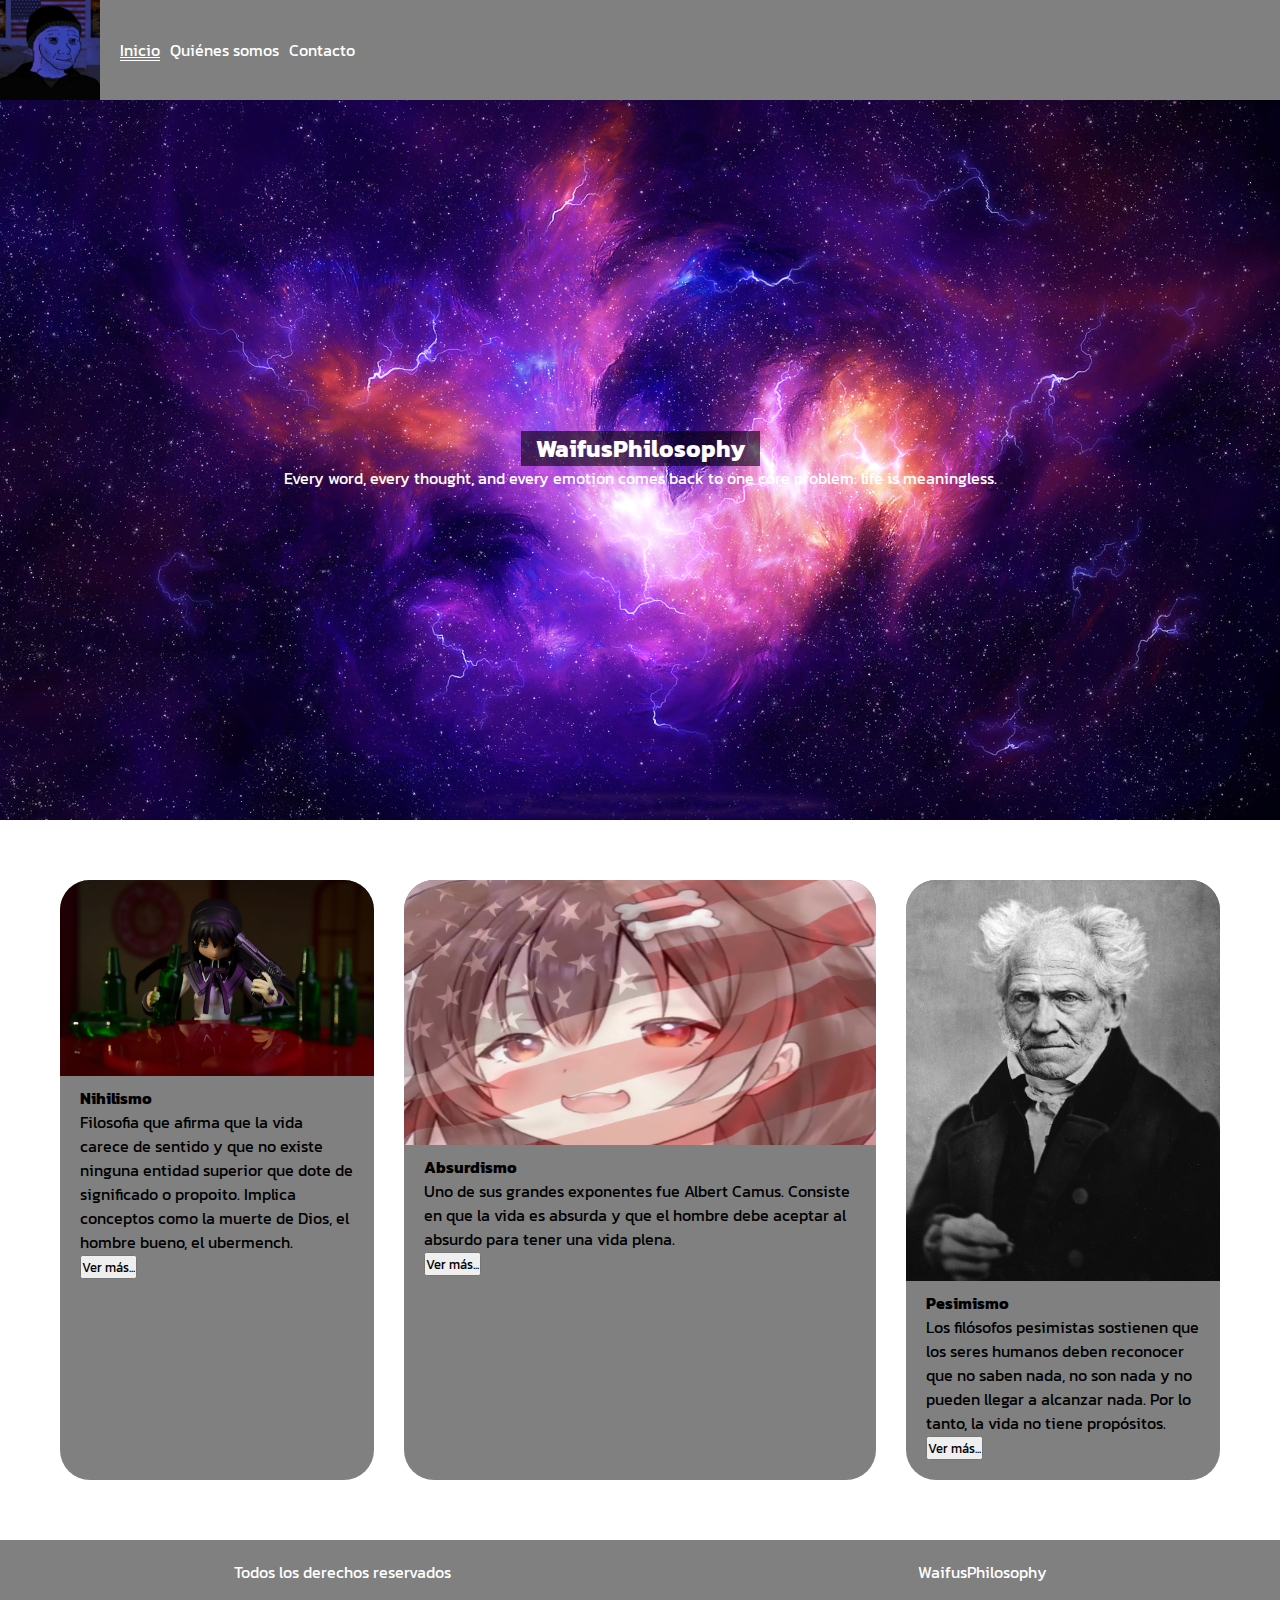
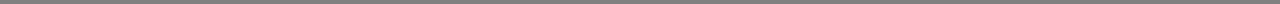
<file: Clase 10/index.html>
<!DOCTYPE html>
<html lang="en">
<head>
    <meta charset="UTF-8">
    <meta http-equiv="X-UA-Compatible" content="IE=edge">
    <meta name="viewport" content="width=device-width, initial-scale=1.0">
    <title>WaifusPhilosophy</title>
    <link rel="stylesheet" href="./styles/style.css">
</head>
<body>

    <header>
        <img class="logo" src="./img/artworks-CWpBCkvnLeHy0BxX-m39wBw-t500x500.jpg" alt="Logo">
        <nav class="navbar">
            <ul class="menu">
                <li class="menu__item active">
                    <a href="./index.html">Inicio</a>
                </li>
                <li class="menu__item">
                    <a href="./pages/quienes-somos.html">Quiénes somos</a>
                </li>
                <li class="menu__item">
                    <a href="./pages/contacto.html">Contacto</a>
                </li>
            </ul>
        </nav>
    </header>
    <main>
        <section class="imagenP">
            <h2>WaifusPhilosophy</h2>
            <p>Every word, every thought, and every emotion comes back to one core problem: life is meaningless.</p>
        </section>
        <section class="tarjetitas">

            <div class="tarjetita tarjetitauno">
                <img src="./img/./320551787_8309369489133300_2323165519495150502_n.jpg" alt="Homu" class="Nihilism">
                <div class="informacion">
                    <h4 class="tarjetita__titulo">Nihilismo</h4>
                    <p class="tarjetita__texto">Filosofia que afirma que la vida carece de sentido y que no existe ninguna entidad superior que dote de significado o propoito. Implica conceptos como la muerte de Dios, el hombre bueno, el ubermench.</p>
                    <button class="tarjetita__boton">Ver más...</button>
                </div>
            </div>
            <div class="tarjetita tarjetitados">
                <img src="./img/./maxresdefault.jpg" alt="Camus" class="Camus">
                <div class="informacion">
                    <h4 class="tarjetita__titulo">Absurdismo</h4>
                    <p class="tarjetita__texto">Uno de sus grandes exponentes fue Albert Camus. Consiste en que la vida es absurda y que el hombre debe aceptar al absurdo para tener una vida plena.</p>
                    <button class="tarjetita__boton">Ver más...</button>
                </div>
            </div>
            <div class="tarjetita tarjetitatres">
                <img src="./img/./Arthur_Schopenhauer_by_J_Schäfer,_1859b.jpg" alt="Pesimismo" class="Pesimismo">
                <div class="informacion">
                    <h4 class="tarjetita__titulo">Pesimismo</h4>
                    <p class="tarjetita__texto">Los filósofos pesimistas sostienen que los seres humanos deben reconocer que no saben nada, no son nada y no pueden llegar a alcanzar nada. Por lo tanto, la vida no tiene propósitos.</p>
                    <button class="tarjetita__boton">Ver más...</button>
                </div>
            </div>

        </section>
    </main>
    <footer class="pie">
        <p>Todos los derechos reservados</p>
        <p>WaifusPhilosophy</p>
    </footer>

</body>
</html>
</file>
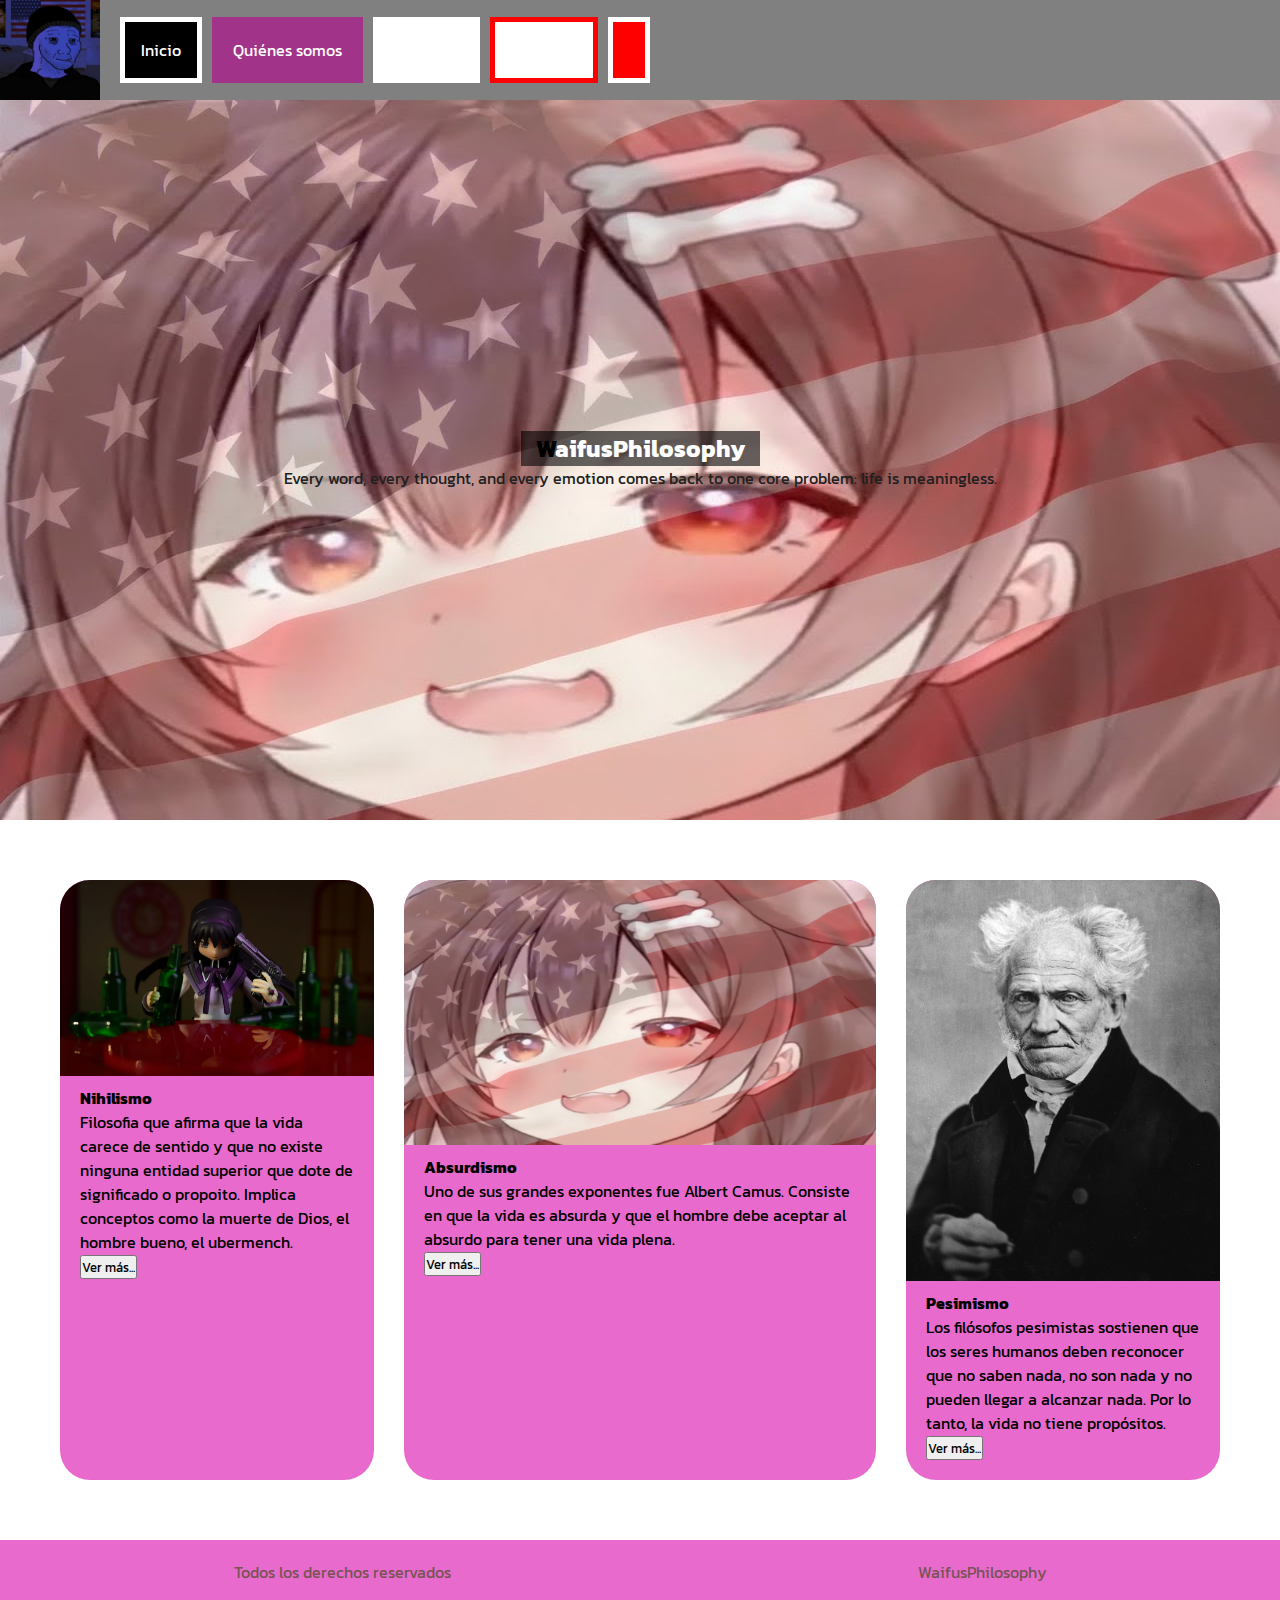
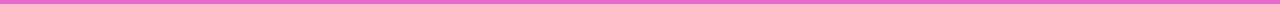
<file: Clase 12/index.html>
<!DOCTYPE html>
<html lang="en">
<head>
    <meta charset="UTF-8">
    <meta http-equiv="X-UA-Compatible" content="IE=edge">
    <meta name="viewport" content="width=device-width, initial-scale=1.0">
    <title>WaifusPhilosophy</title>
    <link rel="stylesheet" href="./styles/style.css">
</head>
<body>

    <header>
        <img class="logo" src="./img/artworks-CWpBCkvnLeHy0BxX-m39wBw-t500x500.jpg" alt="Logo">
        <nav class="navbar">
            <ul class="menu">
                <li class="menu__item">
                    <a class="menu__link" href="./index.html">Inicio</a>
                </li>
                <li class="menu__item">
                    <a class="menu__link" href="./pages/quienes-somos.html">Quiénes somos</a>
                </li>
                <li class="menu__item">
                    <a class="menu__link" href="./pages/servicios.html">Servicios</a>
                </li>
                <li class="menu__item">
                    <a href="./pages/contacto.html">Contacto</a>
                </li>
                <li class="menu__item">
                    <a class="menu__link" href="./pages/vacio.html"></a>
                </li>
            </ul>
        </nav>
    </header>
    <main>
        <section class="imagenPrincipal">
            <h2>WaifusPhilosophy</h2>
            <p>Every word, every thought, and every emotion comes back to one core problem: life is meaningless.</p>
        </section>
        <section class="tarjetitas">

            <div class="tarjetita tarjetitauno">
                <img src="./img/./320551787_8309369489133300_2323165519495150502_n.jpg" alt="Homu" class="Nihilism">
                <div class="informacion">
                    <h4 class="tarjetita__titulo">Nihilismo</h4>
                    <p class="tarjetita__texto">Filosofia que afirma que la vida carece de sentido y que no existe ninguna entidad superior que dote de significado o propoito. Implica conceptos como la muerte de Dios, el hombre bueno, el ubermench.</p>
                    <button class="tarjetita__boton">Ver más...</button>
                </div>
            </div>
            <div class="tarjetita tarjetitados">
                <img src="./img/./maxresdefault.jpg" alt="Camus" class="Camus">
                <div class="informacion">
                    <h4 class="tarjetita__titulo">Absurdismo</h4>
                    <p class="tarjetita__texto">Uno de sus grandes exponentes fue Albert Camus. Consiste en que la vida es absurda y que el hombre debe aceptar al absurdo para tener una vida plena.</p>
                    <button class="tarjetita__boton">Ver más...</button>
                </div>
            </div>
            <div class="tarjetita tarjetitatres">
                <img src="./img/./Arthur_Schopenhauer_by_J_Schäfer,_1859b.jpg" alt="Pesimismo" class="Pesimismo">
                <div class="informacion">
                    <h4 class="tarjetita__titulo">Pesimismo</h4>
                    <p class="tarjetita__texto">Los filósofos pesimistas sostienen que los seres humanos deben reconocer que no saben nada, no son nada y no pueden llegar a alcanzar nada. Por lo tanto, la vida no tiene propósitos.</p>
                    <button class="tarjetita__boton">Ver más...</button>
                </div>
            </div>

        </section>
    </main>
    <footer class="pie">
        <p>Todos los derechos reservados</p>
        <p>WaifusPhilosophy</p>
    </footer>

</body>
</html>
</file>
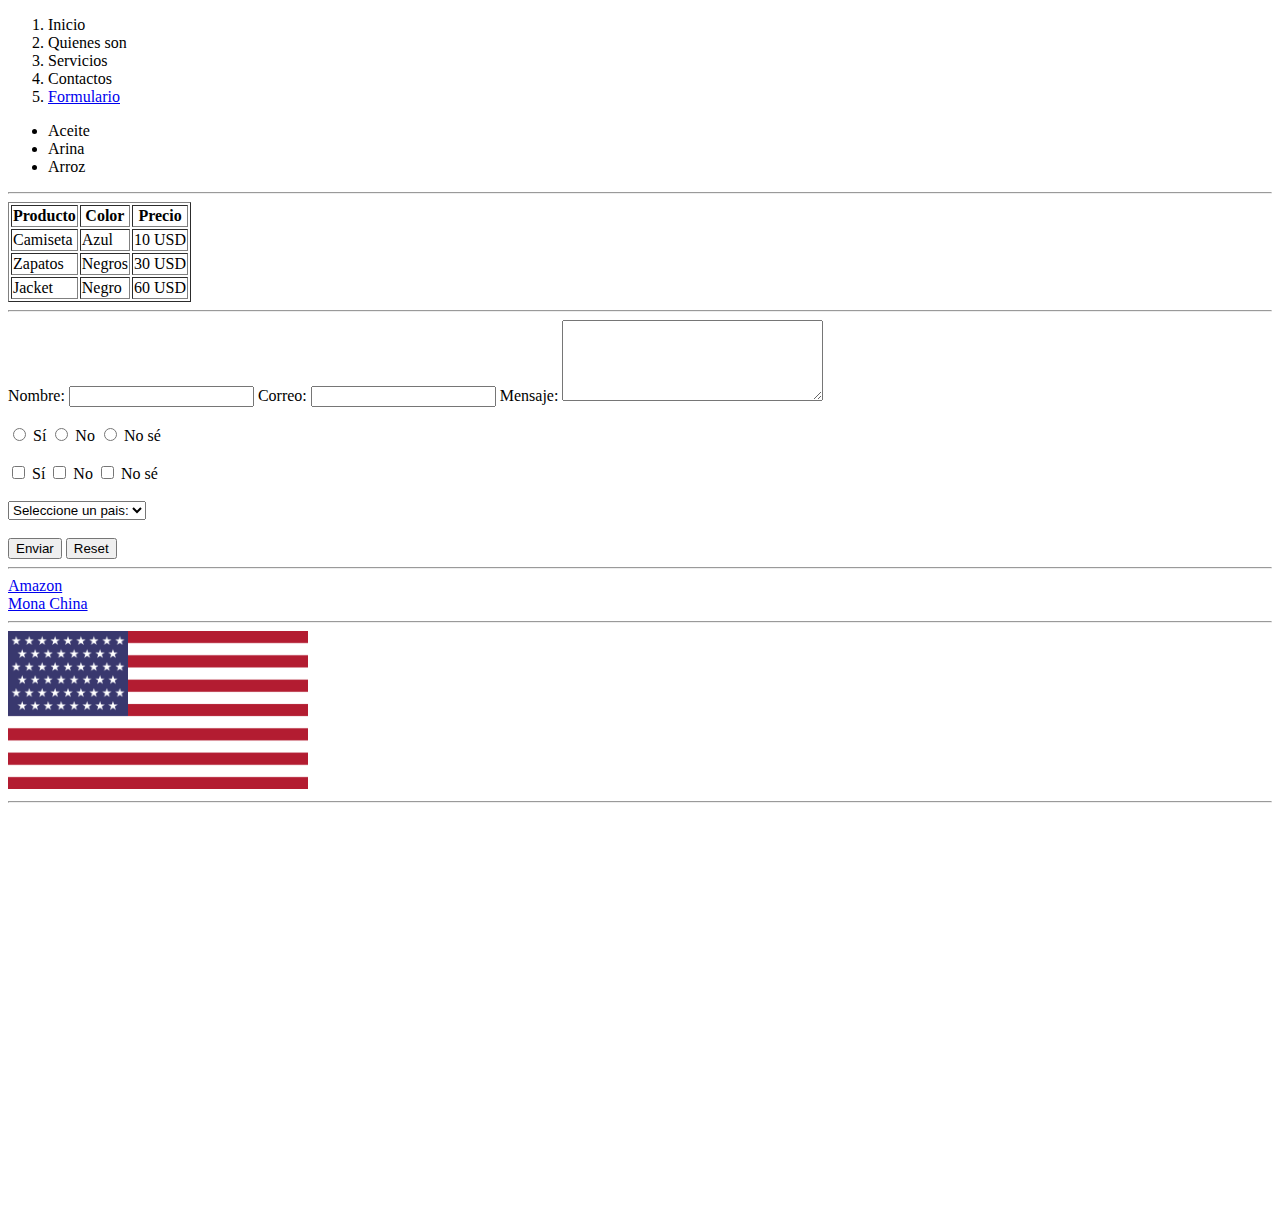
<file: Clase 2/index.html>
<!DOCTYPE html>
<html lang="en">
<head>
    <meta charset="UTF-8">
    <meta http-equiv="X-UA-Compatible" content="IE=edge">
    <meta name="viewport" content="width=device-width, initial-scale=1.0">
    <title>Clase 2: Primeros pasos con HTML</title>
    <link rel="shortcut icon" href="./imagenes/logo.png" type="image/x-icon">
</head>
<body>

    <ol>
        <li>Inicio</li>
        <li>Quienes son</li>
        <li>Servicios</li>
        <li>Contactos</li>
        <li>
            <a href="#formulario">Formulario</a>
        </li>
    </ol>
    <ul>
        <li>Aceite</li>
        <li>Arina</li>
        <li>Arroz</li>
    </ul>

    <hr>

    <table border="1">
        <tr>
            <th>Producto</th>
            <th>Color</th>
            <th>Precio</th>
        </tr>
        <tr>
            <td>Camiseta</td>
            <td>Azul</td>
            <td>10 USD</td>
        </tr>
        <tr>
            <td>Zapatos</td>
            <td>Negros</td>
            <td>30 USD</td>
        </tr>
        <tr>
            <td>Jacket</td>
            <td>Negro</td>
            <td>60 USD</td>
        </tr>
    </table>

    <hr>

    <form id="formulario">
        <label for="nombre">
            Nombre:
            <input type="text" id="nombre" required="required">
        </label>
        <label for="email">
            Correo:
            <input type="email" id="email" required>
        </label>
        <label for="mensaje">
            Mensaje:
            <textarea name="" id="mensaje" cols="30" rows="5" required></textarea>
        </label>

        <br>
        <br>

        <label for="si">
            <input type="radio" name="sino" id="si"> Sí
        </label>
        <label for="no">
            <input type="radio" name="sino" id="no"> No
        </label>
        <label for="nose">
            <input type="radio" name="sino" id="nose"> No sé
        </label>

        <br>
        <br>

        <label for="sicheck">
            <input type="checkbox" name="sinocheck" id="sicheck"> Sí
        </label>
        <label for="nocheck">
            <input type="checkbox" name="sinocheck" id="nocheck"> No
        </label>
        <label for="nosecheck">
            <input type="checkbox" name="sinocheck" id="nosecheck"> No sé
        </label>

        <br>
        <br>

        <select name="" id="">
            <option disabled="disabled" selected="selected">Seleccione un pais: </option>
            <option>America</option>
            <option>Suecia</option>
            <option>Canada</option>
            <option>Spain</option>
            <option>Noruega</option>
        </select>

        <br>
        <br>

        <button type="submit">Enviar</button>
        <button type="reset">Reset</button>
    </form>

    <hr>

    <a href="https://www.amazon.com/" target="_blank">
        Amazon
    </a>
    <br>
    <a href="./MonaChina.html">
        Mona China
    </a>

    <hr>

    <img src="./imagenes/US_flag_51_stars.svg.png" alt="USA" title="USA" width="300px">

    <hr>

    <iframe width="500" height="400" src="https://www.youtube.com/embed/yIWddRWwWpg" title="YouTube video player" frameborder="0" allow="accelerometer; autoplay; clipboard-write; encrypted-media; gyroscope; picture-in-picture; web-share" allowfullscreen></iframe>
    
</body>
</html>
</file>
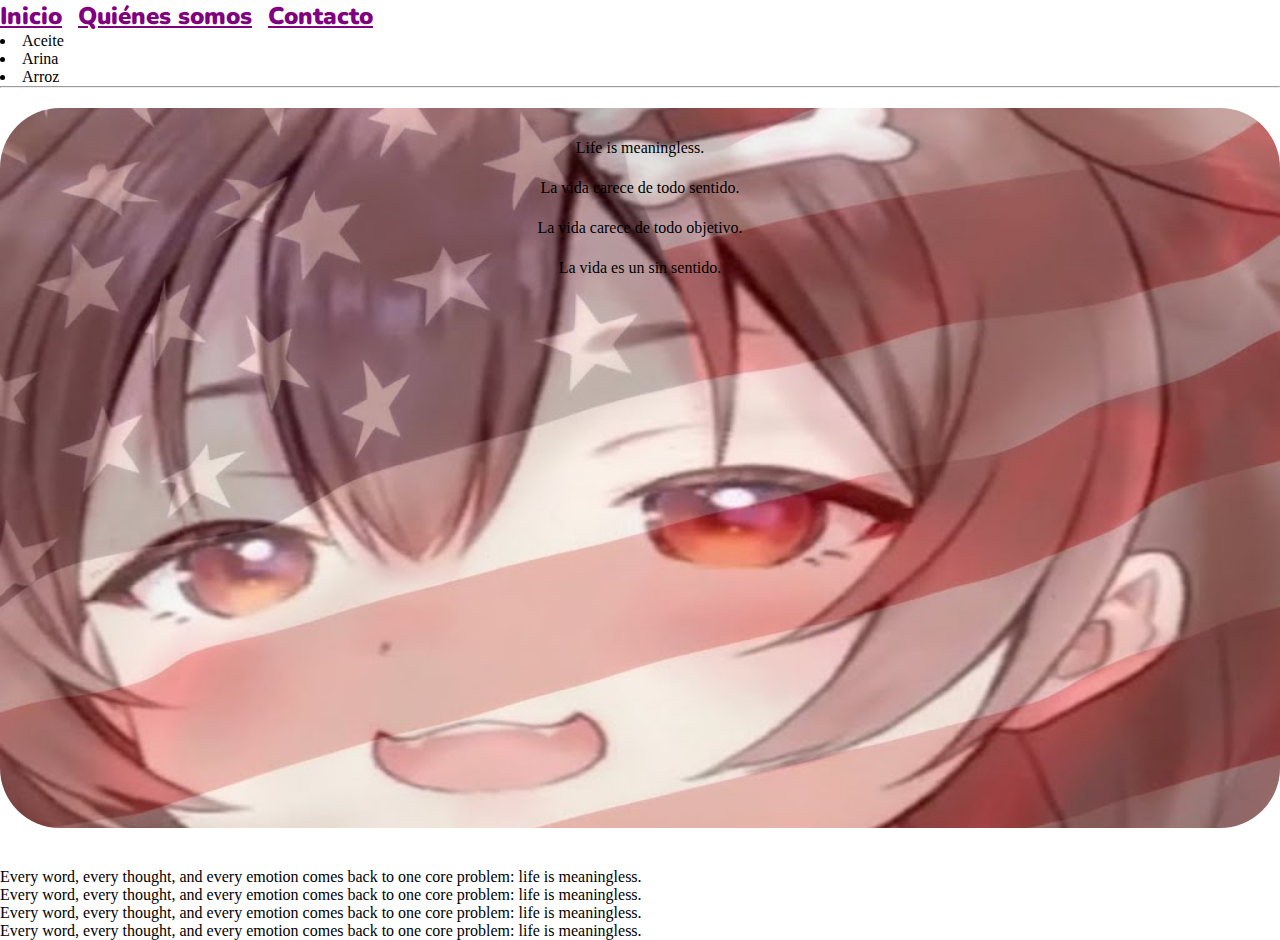
<file: Clase 3/index.html>
<!DOCTYPE html>
<html lang="en">
<head>
    <meta charset="UTF-8">
    <meta http-equiv="X-UA-Compatible" content="IE=edge">
    <meta name="viewport" content="width=device-width, initial-scale=1.0">
    <title>Clase 3</title>
    <link rel="stylesheet" href="./styles/style.css">
</head>
<body>
    <nav>
        <ul class="menu">
            <li><a href="index.html">Inicio</a></li>
            <li><a href="quienes-somos.html">Quiénes somos</a></li>
            <li><a href="MonaChina.html">Contacto</a></li>
        </ul>
    </nav>
    <ul class="ingredientes">
        <li>Aceite</li>
        <li>Arina</li>
        <li>Arroz</li>
    </ul>

    <hr>

    <div class="caja">
        <p>Life is meaningless.</p>
        <p> La vida carece de todo sentido.</p>
        <p> La vida carece de todo objetivo.</p>
        <p> La vida es un sin sentido.</p>
    </div>

    <p>
        Every word, every thought, and every emotion comes back to one core problem: life is meaningless.
    </p>

    <p>
        Every word, every thought, and every emotion comes back to one core problem: life is meaningless.
    </p>

    <p>
        Every word, every thought, and every emotion comes back to one core problem: life is meaningless.
    </p>

    <p>
        Every word, every thought, and every emotion comes back to one core problem: life is meaningless.
    </p>


</body>
</html>
</file>
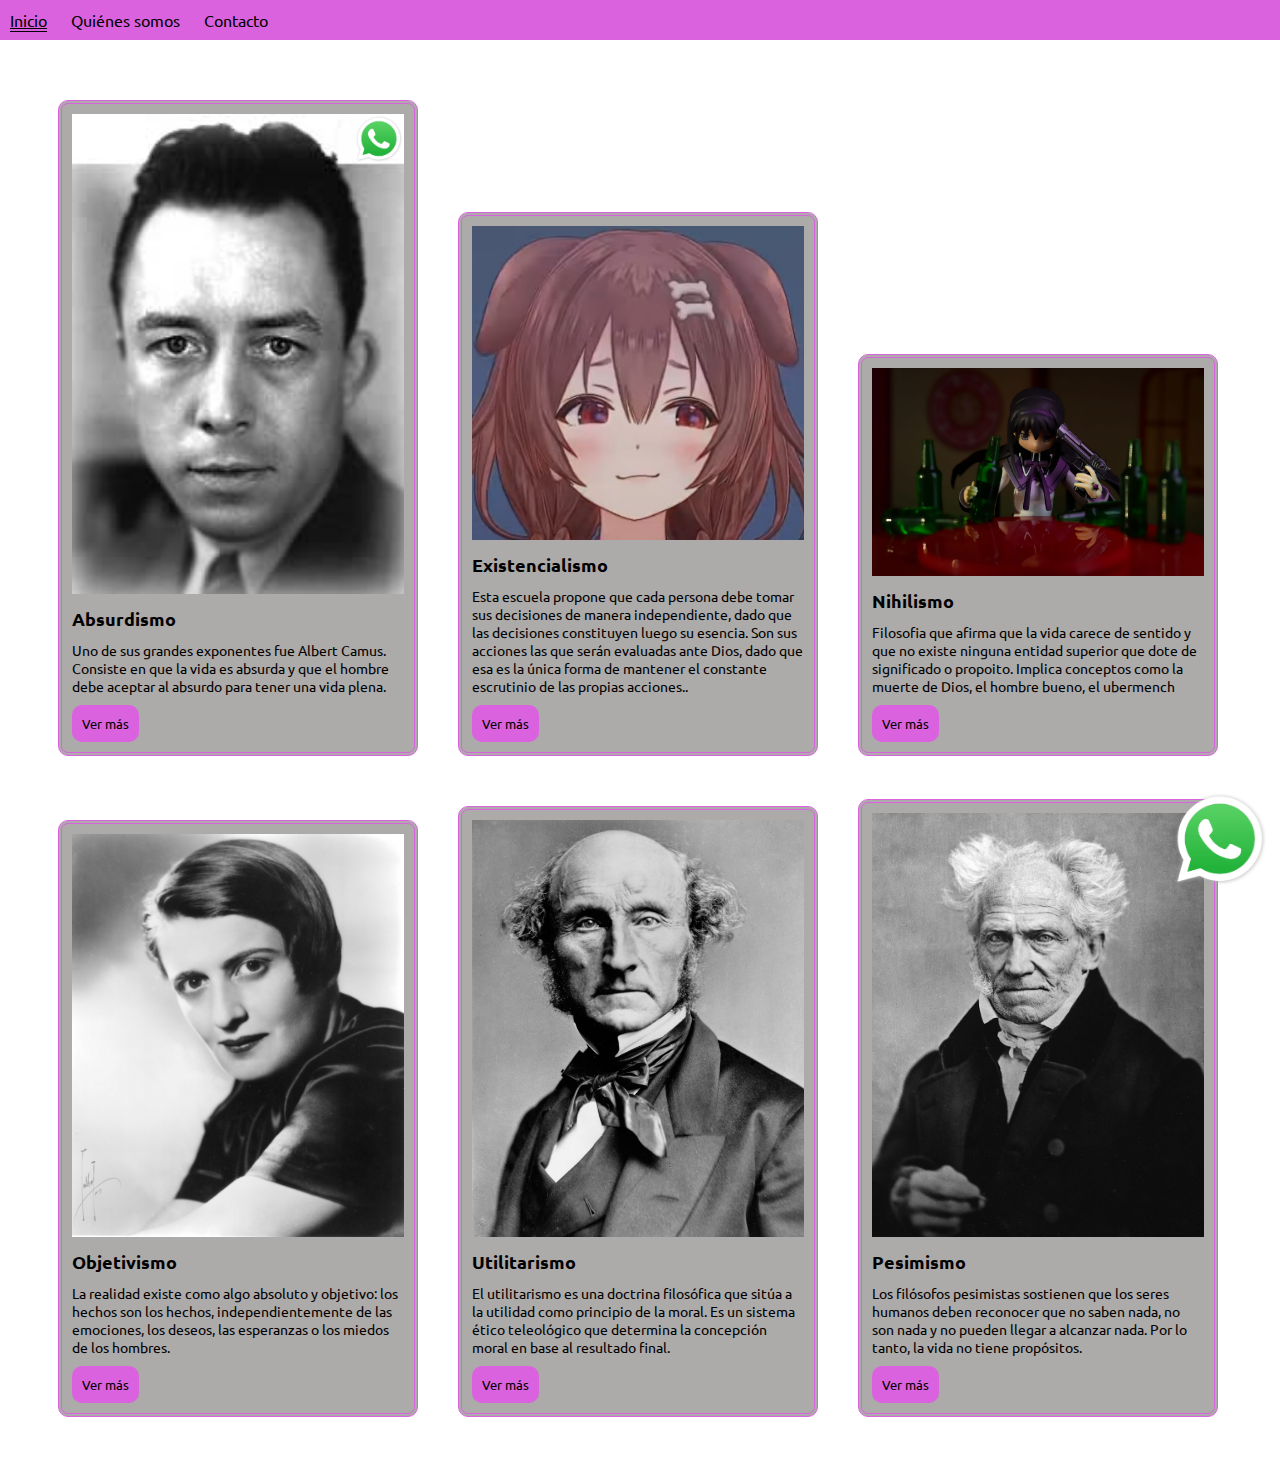
<file: Clase 4/index.html>
<!DOCTYPE html>
<html lang="en">
<head>
    <meta charset="UTF-8">
    <meta http-equiv="X-UA-Compatible" content="IE=edge">
    <meta name="viewport" content="width=device-width, initial-scale=1.0">
    <title>Document</title>
    <link rel="stylesheet" href="./styles/style.css">
</head>
<body>
        <nav class="menu">
            <ul>
                <li class="menu__item active">
                    <a href="./index.html">Inicio</a>
                </li>
                <li class="menu__item">
                    <a href="./quienes-somos.html">Quiénes somos</a>
                </li>
                <li class="menu__item">
                    <a href="./contacto.html">Contacto</a>
                </li>
            </ul>
        </nav>
    <main>
        <div class="cartita">
            <img class="cartita__imagen" src="./img/./Albert_Camus.jpg" width="300px" alt="Absurdismo">
            <h4 class="cartita__titulo">Absurdismo</h4>
            <p class="cartita__parrafo">Uno de sus grandes exponentes fue Albert Camus. Consiste en que la vida es absurda y que el hombre debe aceptar al absurdo para tener una vida plena.</p>
            <button class="cartita__boton">Ver más</button>
            <img src="./img/whatsapp.webp" alt="WhatsApp" class="cartita__wpp">
        </div>
        <div class="cartita">
            <img class="cartita__imagen" src="./img/81b.png" alt="Existencialismo">
            <h4 class="cartita__titulo">Existencialismo</h4>
            <p class="cartita__parrafo"> Esta escuela propone que cada persona debe tomar sus decisiones de manera independiente, dado que las decisiones constituyen luego su esencia. Son sus acciones las que serán evaluadas ante Dios, dado que esa es la única forma de mantener el constante escrutinio de las propias acciones..</p>
            <button class="cartita__boton">Ver más</button>
        </div>
        <div class="cartita">
            <img class="cartita__imagen" src="./img/320551787_8309369489133300_2323165519495150502_n.jpg" alt="Nihilism">
            <h4 class="cartita__titulo">Nihilismo</h4>
            <p class="cartita__parrafo">Filosofia que afirma que la vida carece de sentido y que no existe ninguna entidad superior que dote de significado o propoito. Implica conceptos como la muerte de Dios, el hombre bueno, el ubermench</p>
            <button class="cartita__boton">Ver más</button>
        </div>
        <div class="cartita">
            <img class="cartita__imagen" src="./img/./Ayn_Rand_(1943_Talbot_portrait).jpg" alt="Objetivismo">
            <h4 class="cartita__titulo">Objetivismo</h4>
            <p class="cartita__parrafo">La realidad existe como algo absoluto y objetivo: los hechos son los hechos, independientemente de las emociones, los deseos, las esperanzas o los miedos de los hombres. </p>
            <button class="cartita__boton">Ver más</button>
        </div>
        <div class="cartita">
            <img class="cartita__imagen" src="./img/./REDI-John_Stuart_Mill_by_London_Stereoscopic_Company_c1870.jpg" alt="Utilitarismo">
            <h4 class="cartita__titulo">Utilitarismo</h4>
            <p class="cartita__parrafo">El utilitarismo es una doctrina filosófica que sitúa a la utilidad como principio de la moral. Es un sistema ético teleológico que determina la concepción moral en base al resultado final.</p>
            <button class="cartita__boton">Ver más</button>
        </div>
        <div class="cartita">
            <img class="cartita__imagen" src="./img/./Arthur_Schopenhauer_by_J_Schäfer,_1859b.jpg" alt="Pesimismo">
            <h4 class="cartita__titulo">Pesimismo</h4>
            <p class="cartita__parrafo">Los filósofos pesimistas sostienen que los seres humanos deben reconocer que no saben nada, no son nada y no pueden llegar a alcanzar nada. Por lo tanto, la vida no tiene propósitos.
            </p>
            <button class="cartita__boton">Ver más</button>
        </div>
    </main>
    <img class="wpp" src="./img/whatsapp.webp" alt="whatsapp">
</body>
</html>
</file>
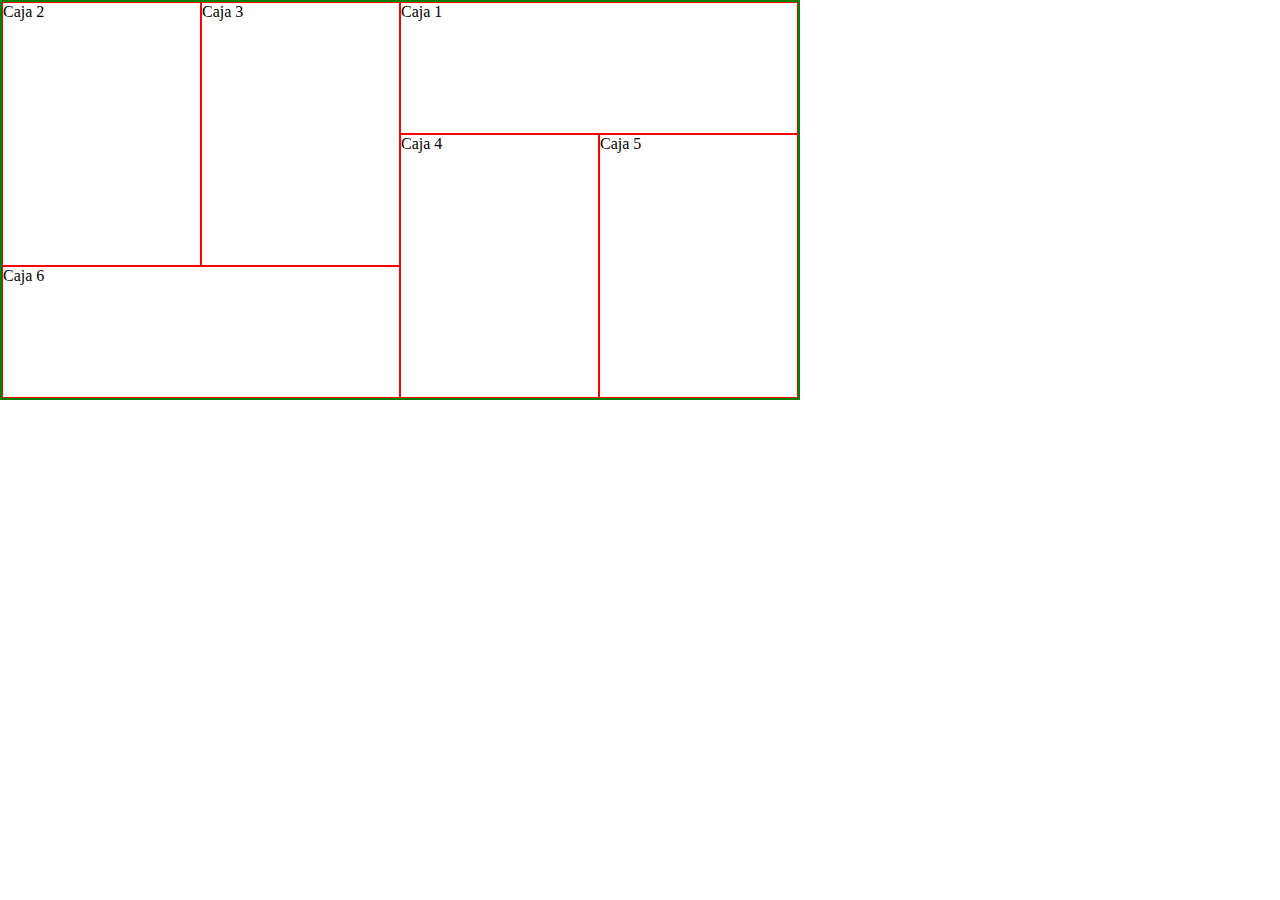
<file: Clase 6/index.html>
<!DOCTYPE html>
<html lang="en">
<head>
    <meta charset="UTF-8">
    <meta http-equiv="X-UA-Compatible" content="IE=edge">
    <meta name="viewport" content="width=device-width, initial-scale=1.0">
    <title>Repaso de Grids</title>
    <link rel="stylesheet" href="./styles/index.css">
</head>
<body>
    
    <div class="contenedor">
        <div class="caja caja1">Caja 1</div>
        <div class="caja caja2">Caja 2</div>
        <div class="caja caja3">Caja 3</div>
        <div class="caja caja4">Caja 4</div>
        <div class="caja caja5">Caja 5</div>
        <div class="caja caja6">Caja 6</div>
    </div>

</body>
</html>
</file>
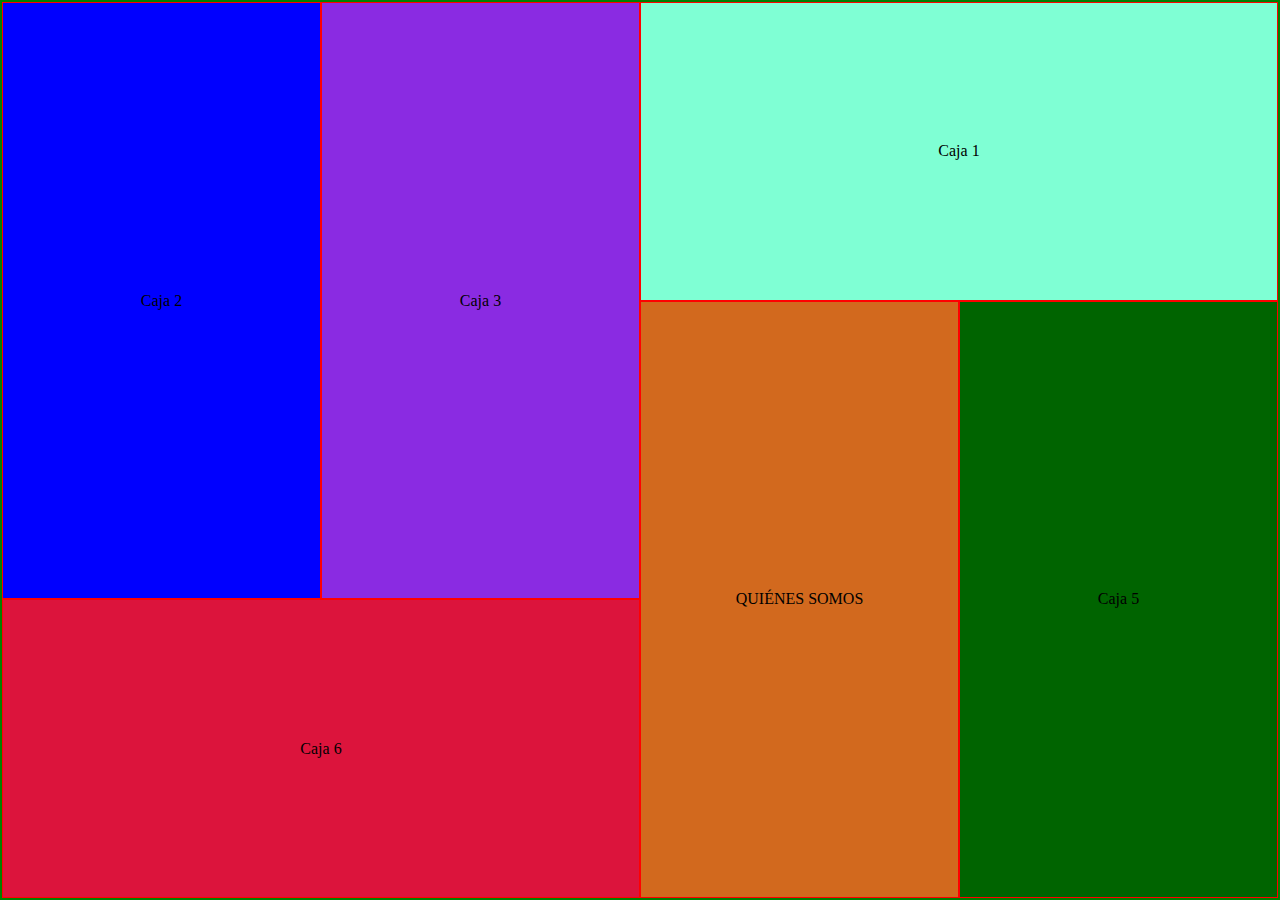
<file: Clase 7/index.html>
<!DOCTYPE html>
<html lang="en">
<head>
    <meta charset="UTF-8">
    <meta http-equiv="X-UA-Compatible" content="IE=edge">
    <meta name="viewport" content="width=device-width, initial-scale=1.0">
    <title>Repaso de Grids</title>
    <link rel="stylesheet" href="./styles/index.css">
</head>
<body>
    
    <div class="contenedor">
        <div class="caja caja1">Caja 1</div>
        <div class="caja caja2">Caja 2</div>
        <div class="caja caja3">Caja 3</div>
        <div class="caja caja4">QUIÉNES SOMOS</div>
        <div class="caja caja5">Caja 5</div>
        <div class="caja caja6">Caja 6</div>
    </div>

</body>
</html>
</file>
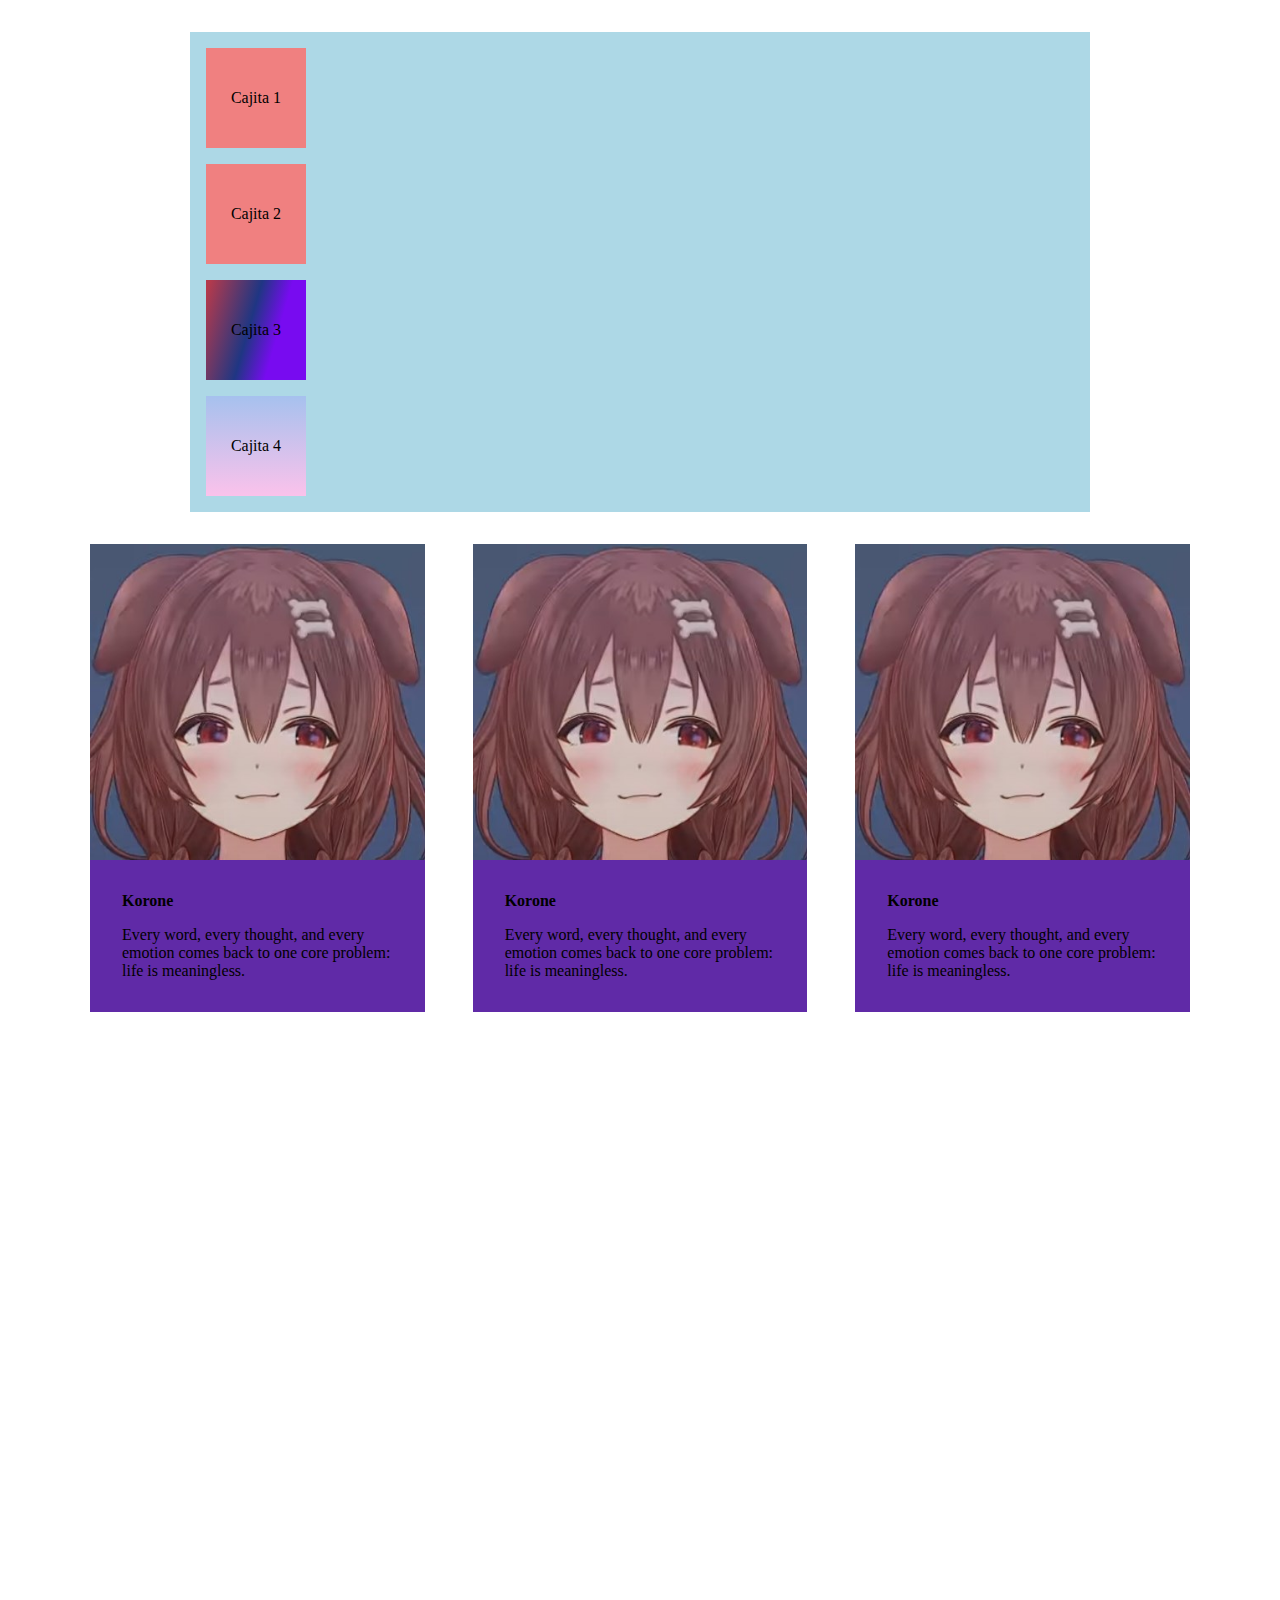
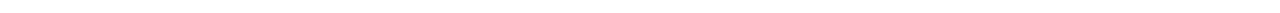
<file: Clase 8/index.html>
<!DOCTYPE html>
<html lang="en">
<head>
    <meta charset="UTF-8">
    <meta http-equiv="X-UA-Compatible" content="IE=edge">
    <meta name="viewport" content="width=device-width, initial-scale=1.0">
    <title>Korone animaciones</title>
    <link href="https://unpkg.com/aos@2.3.1/dist/aos.css" rel="stylesheet">
    <link rel="stylesheet" href="style.css">
</head>
<body>
    
    <div class="cajitas">
        <div class="cajita cajita1">
            Cajita 1
        </div>
        <div class="cajita cajita2">
            Cajita 2
        </div>
        <div class="cajita cajita3">
            Cajita 3
        </div>
        <div class="cajita cajita4">
            Cajita 4
        </div>
    </div>

    <div class="tarjetitas">
        <div class="tarjetita tarjetita1">
            <img src="./Img/81b.png" width="400*250px" alt="Korone">
            <div class="info">
                <h4 class="titulo">Korone</h4>
                <p class="descripcion">Every word, every thought, and every emotion comes back to one core problem: life is meaningless.</p>
            </div>
        </div>
        <div class="tarjetita tarjetita2">
            <img src="./Img/81b.png" width="400*250px" alt="Korone">
            <div class="info">
                <h4 class="titulo">Korone</h4>
                <p class="descripcion">Every word, every thought, and every emotion comes back to one core problem: life is meaningless.</p>
            </div>
        </div>
        <div class="tarjetita tarjetita3">
            <img src="./Img/81b.png" width="400*250px" alt="Korone">
            <div class="info">
                <h4 class="titulo">Korone</h4>
                <p class="descripcion">Every word, every thought, and every emotion comes back to one core problem: life is meaningless.</p>
            </div>
        </div>
    </div>

    <div class="tarjetas">
        <div class="tarjeta tarjeta1" data-aos="fade-up">
            <img src="./Img/81b.png" width="400*250px" alt="Korone">
            <div class="info">
                <h4 class="titulo">Korone</h4>
                <p class="descripcion">Every word, every thought, and every emotion comes back to one core problem: life is meaningless.</p>
            </div>
        </div>
        <div class="tarjeta tarjeta2" data-aos="flip-left">
            <img src="./Img/81b.png" width="400*250px" alt="Korone">
            <div class="info">
                <h4 class="titulo">Korone</h4>
                <p class="descripcion">Every word, every thought, and every emotion comes back to one core problem: life is meaningless.</p>
            </div>
        </div>
        <div class="tarjeta tarjeta3" data-aos="fade-up">
            <img src="./Img/81b.png" width="400*250px" alt="Korone">
            <div class="info">
                <h4 class="titulo">Korone</h4>
                <p class="descripcion">Every word, every thought, and every emotion comes back to one core problem: life is meaningless.</p>
            </div>
        </div>
    </div>

    <script src="https://unpkg.com/aos@2.3.1/dist/aos.js"></script>
    <script>
        AOS.init();
    </script>
</body>
</html>
</file>
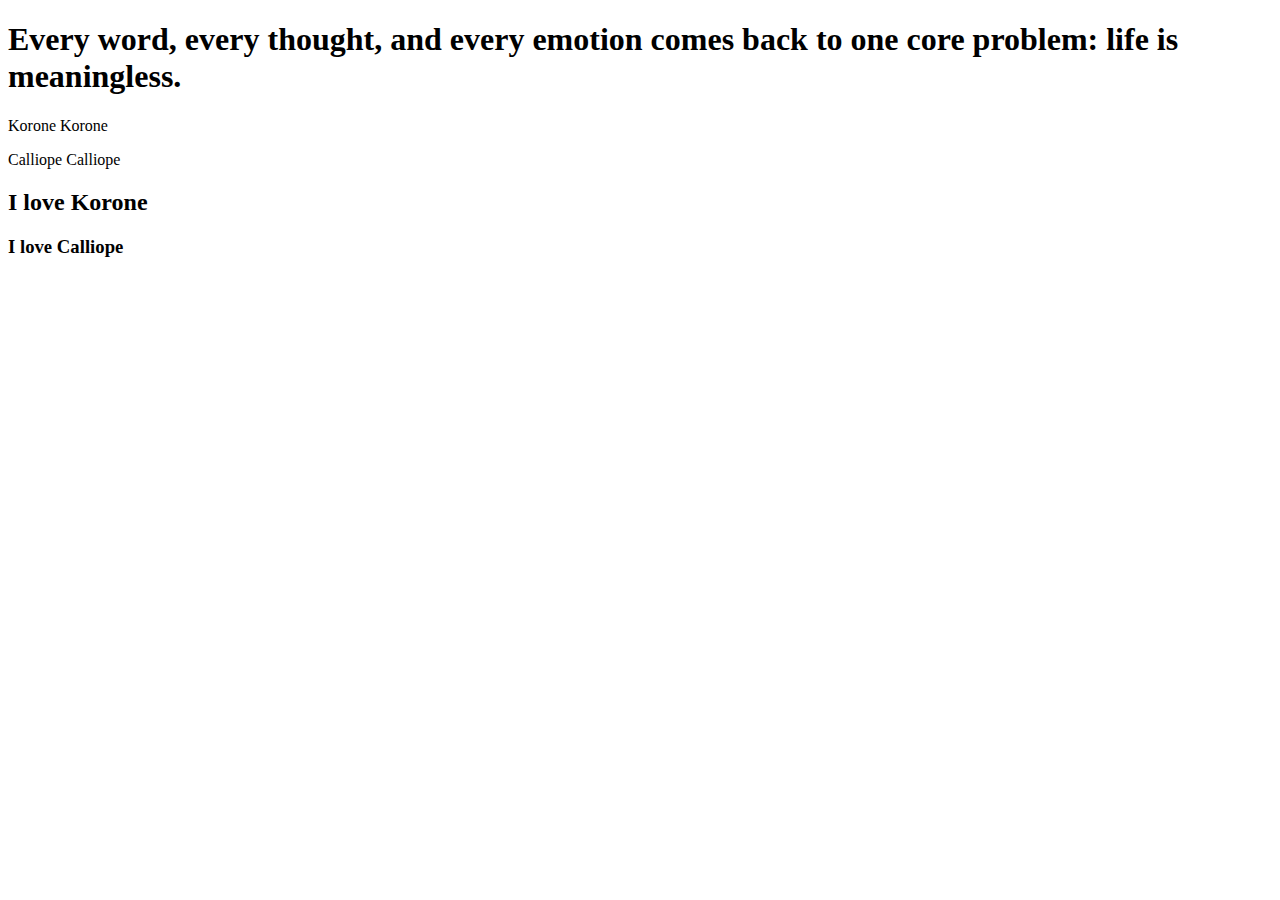
<file: Clase 9/index.html>
<!DOCTYPE html>
<html lang="en">
<head>
    <meta charset="UTF-8">
    <meta http-equiv="X-UA-Compatible" content="IE=edge">
    <meta name="viewport" content="width=device-width, initial-scale=1.0">
    <title>Document</title>
</head>
<body>
    <h1>Every word, every thought, and every emotion comes back to one core problem: life is meaningless.</h1>
    <p>Korone Korone</p>
    <p>Calliope Calliope</p>
    <h2>I love Korone</h2>
    <h3>I love Calliope</h3>
</body>
</html>
</file>
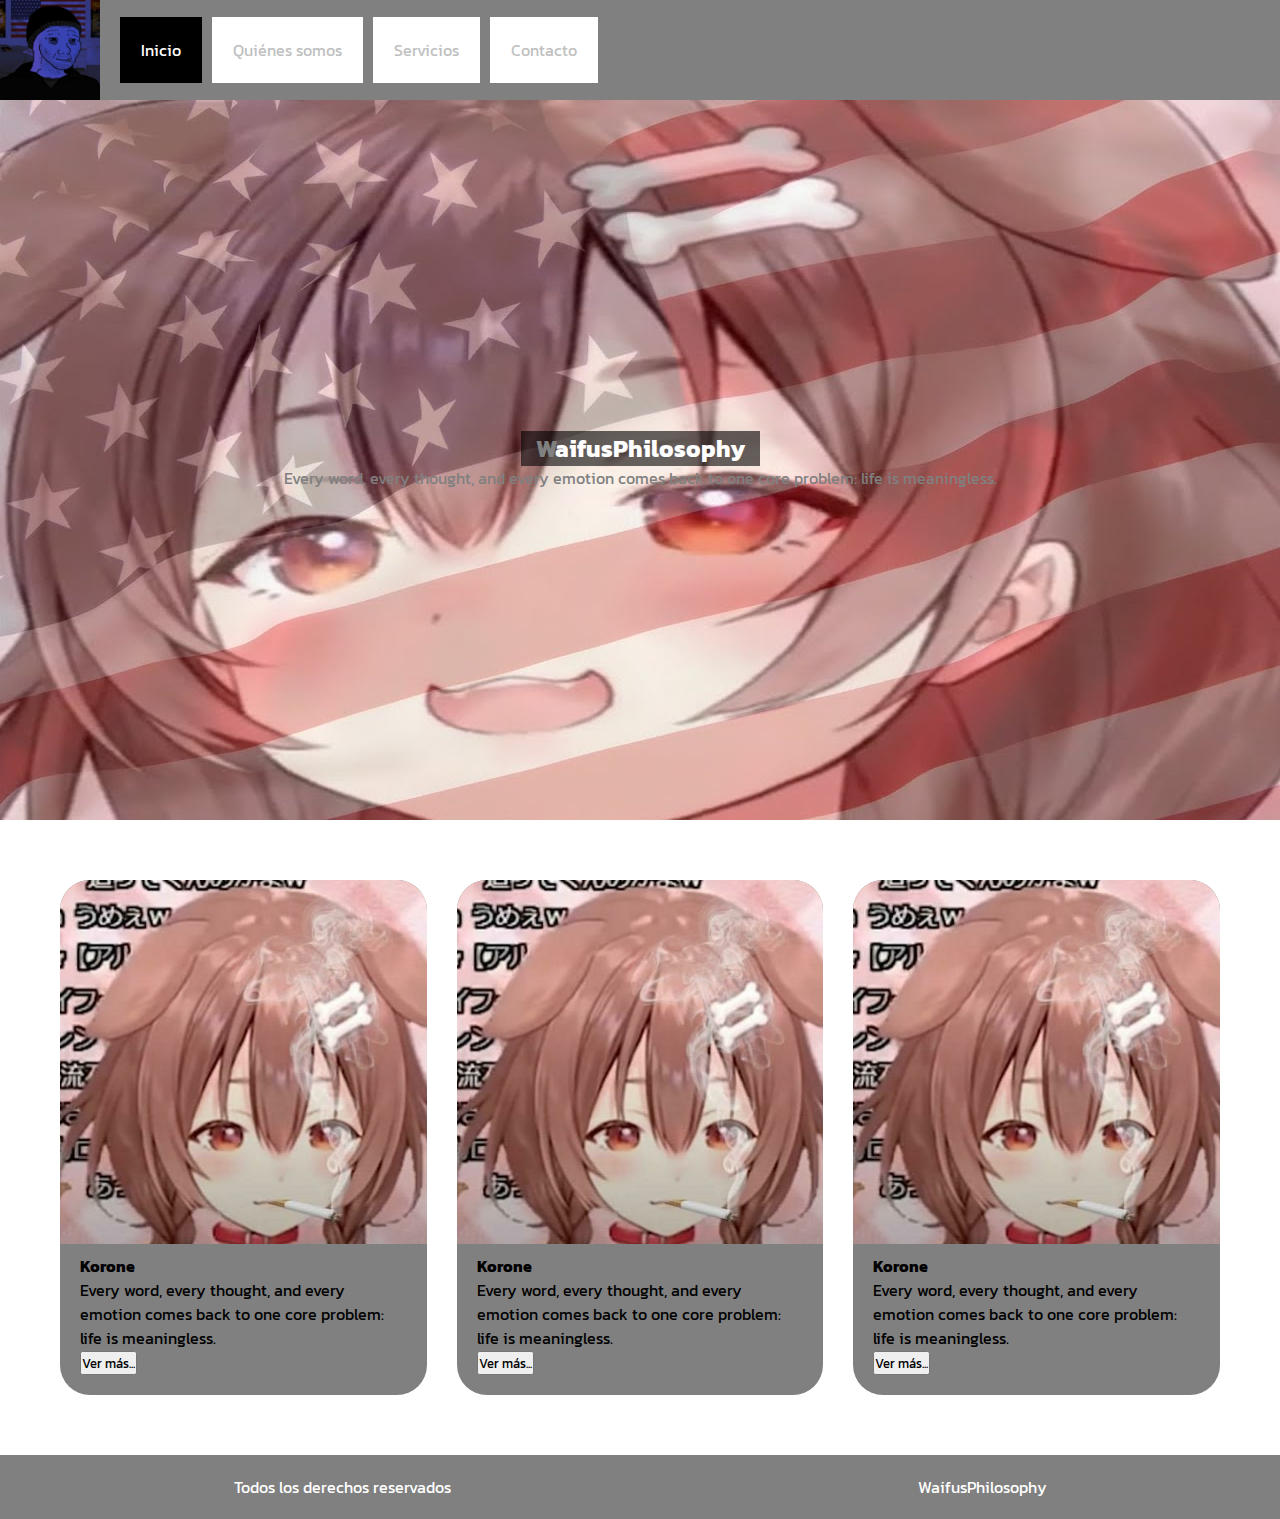
<file: Clase 15/Clase 15 - SEO/index.html>
<!DOCTYPE html>
<html lang="en">
<head>
    <meta charset="UTF-8">
    <meta http-equiv="X-UA-Compatible" content="IE=edge">
    <meta name="viewport" content="width=device-width, initial-scale=1.0">
    <title>WaifusPhilosophy</title>
    <meta name="description" content="Los mejores viajes de Argentina.">
    <meta name="keywords" content="Korone, Vtuber, Nihilism, meaningless">
    <link rel="stylesheet" href="./styles/estilo.css">
</head>
<body>

    <header>
        <img class="logo" src="./img//artworks-CWpBCkvnLeHy0BxX-m39wBw-t500x500.jpg" alt="Logo">
        <nav class="navbar">
            <ul class="menu">
                <li class="menu__item active">
                    <a href="./index.html">Inicio</a>
                </li>
                <li class="menu__item">
                    <a href="./pages/quienes-somos.html">Quiénes somos</a>
                </li>
                <li class="menu__item">
                    <a href="./pages/servicios.html">Servicios</a>
                </li>
                <li class="menu__item">
                    <a href="./pages/contacto.html">Contacto</a>
                </li>
            </ul>
        </nav>
    </header>
    <main>
        <section class="imagenPrincipal">
            <h2>WaifusPhilosophy</h2>
            <p>Every word, every thought, and every emotion comes back to one core problem: life is meaningless.</p>
        </section>
        <section class="tarjetitas">

            <div class="tarjetita tarjetitauno">
                <img src="./img/tilnriJ.png" alt="Korone" class="Korone0">
                <div class="informacion">
                    <h4 class="tarjetita__titulo">Korone</h4>
                    <p class="tarjetita__texto">Every word, every thought, and every emotion comes back to one core problem: life is meaningless.</p>
                    <button class="tarjetita__boton">Ver más...</button>
                </div>
            </div>
            <div class="tarjetita tarjetitados">
                <img src="./img/tilnriJ.png" alt="Korone" class="Korone1">
                <div class="informacion">
                    <h4 class="tarjetita__titulo">Korone</h4>
                    <p class="tarjetita__texto">Every word, every thought, and every emotion comes back to one core problem: life is meaningless.</p>
                    <button class="tarjetita__boton">Ver más...</button>
                </div>
            </div>
            <div class="tarjetita tarjetitatres">
                <img src="./img/tilnriJ.png" alt="Korone" class="Korone2">
                <div class="informacion">
                    <h4 class="tarjetita__titulo">Korone</h4>
                    <p class="tarjetita__texto">Every word, every thought, and every emotion comes back to one core problem: life is meaningless.</p>
                    <button class="tarjetita__boton">Ver más...</button>
                </div>
            </div>

        </section>
    </main>
    <footer class="pie">
        <p>Todos los derechos reservados</p>
        <p>WaifusPhilosophy</p>
    </footer>

</body>
</html>
</file>
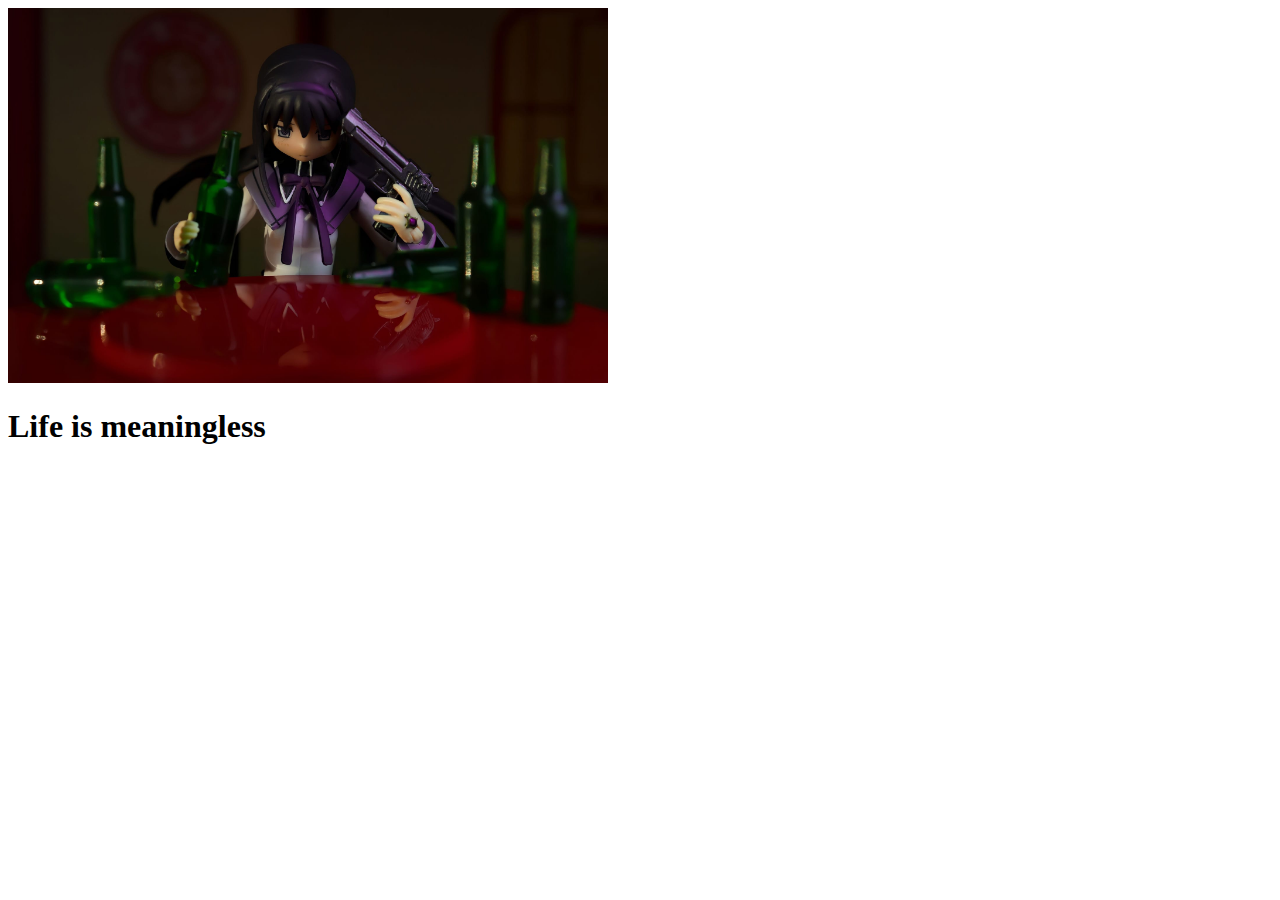
<file: Clase 2/MonaChina.html>
<!DOCTYPE html>
<html lang="en">
<head>
    <meta charset="UTF-8">
    <meta http-equiv="X-UA-Compatible" content="IE=edge">
    <meta name="viewport" content="width=device-width, initial-scale=1.0">
    <title>Monas chinas</title>
    <img src="./imagenes/320551787_8309369489133300_2323165519495150502_n.jpg" alt="La verdad" title="La verdad" width="600px"
</head>
<body>
    <h1>Life is meaningless</h1>
</body>
</html>
</file>
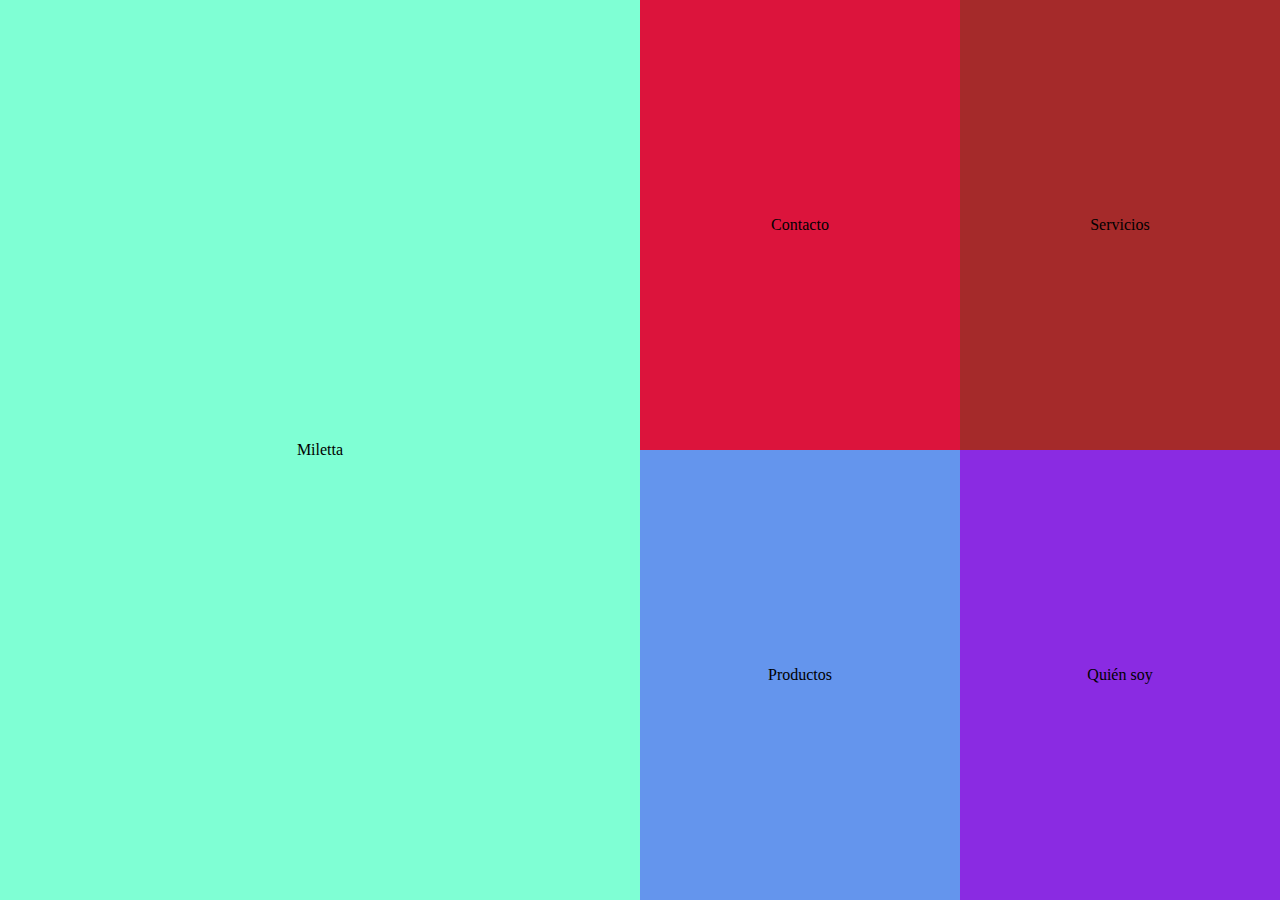
<file: Clase 6/miletta.html>
<!DOCTYPE html>
<html lang="en">
<head>
    <meta charset="UTF-8">
    <meta http-equiv="X-UA-Compatible" content="IE=edge">
    <meta name="viewport" content="width=device-width, initial-scale=1.0">
    <title>Ejemplo de Miletta</title>
    <link rel="stylesheet" href="./styles/miletta.css">
</head>
<body>
    
    <div class="container">
        <div class="logo">Miletta</div>
        <div class="quienSoy">Quién soy</div>
        <div class="servicios">Servicios</div>
        <div class="productos">Productos</div>
        <div class="contacto">Contacto</div>
    </div>

</body>
</html>
</file>
<file: Clase 10/styles/style.css>
@import url('https://fonts.googleapis.com/css2?family=Kanit:wght@100;300;400;600;800&display=swap');

* {
    margin: 0;
    padding: 0;
    box-sizing: border-box;
    font-family: 'Kanit', sans-serif;
}

header {
    background-color: #808080;
    display: flex;
    gap: 20px;
    grid-gap: 20px;
}

.logo {
    width: 100px;
}

.navbar {
    display: flex;
    align-items: center;
}

.menu {
    display: flex;
    list-style-type: none;
    gap: 10px;
    grid-gap: 10px;
}

.menu__item a {
    color: white;
    text-decoration: none;
}

.menu__item.active a {
    text-decoration: underline double;
}

.imagenP {
    height: 80vh;
    background-image: url("../img/521477.jpg");
    background-repeat: no-repeat;
    background-size: cover;
    background-position: center center;
    display: flex;
    justify-content: center;
    align-items: center;
    flex-direction: column;
    padding-inline: 200px;
}

.imagenP h2 {
    color: white;
    background-color: rgba(0, 0, 0, 0.596);
    padding-inline: 15px;
}

.imagenP p {
    color: white;
    text-align: center;
}

.tarjetitas {
    padding: 60px;
    display: flex;
    gap: 30px;
}

.tarjetita {
    background-color: #808080;
    border-radius: 30px;
    overflow: hidden;
    display: flex;
    flex-direction: column;
    gap: 10px;
    flex: 1;
}

.informacion {
    padding: 0 20px 20px 20px;
}

.tarjetita__imagen {
    max-width: 100%;
}

.pie {
    background-color: #808080;
    color: white;
    padding-block: 20px;
    text-align: center;
    display: flex;
    justify-content: space-around;
}

.tarjetitados {
    flex: 1.5;
}
</file>
<file: Clase 12/styles/style.css>
@import url('https://fonts.googleapis.com/css2?family=Kanit:wght@100;300;400;600;800&display=swap');

* {
    margin: 0;
    padding: 0;
    box-sizing: border-box;
    font-family: 'Kanit', sans-serif;
}

::selection {
    background-color: black;
    color: #6a0f7c;
}

header {
    background-color: #808080;
    display: flex;
    gap: 20px;
    grid-gap: 20px;
}

.logo {
    width: 100px;
}

.navbar {
    display: flex;
    align-items: center;
}

.menu {
    display: flex;
    list-style-type: none;
    gap: 10px;
    grid-gap: 10px;
}

.menu__item a {
    background: white;
    border: 5px solid white;
    color: #ffffff;
    text-decoration: none;
    padding: 1rem;
}


/******************* PSEUDOCLASES *******************/
.menu__item:nth-child(2) a {
    background: #a13389;
    border: 5px solid #a13389;
    color: white;
}

.menu__item:first-child a {
    background: black;
}

.menu__item:last-child a {
    background: black;
}

.menu__item a:empty {
    background: red;
}

.menu__item a:not(.menu__link) {
    border-color: red;
}

.menu__item a:hover {
    background: #808080;
    color: white;
}



.imagenPrincipal {
    height: 80vh;
    background-image: url("../img/maxresdefault.jpg");
    background-repeat: no-repeat;
    background-size: cover;
    background-position: center center;
    display: flex;
    justify-content: center;
    align-items: center;
    flex-direction: column;
    padding-inline: 200px;
}


/********** Pseudoelementos ***********/
.imagenPrincipal h2 {
    color: white;
    background-color: rgba(0, 0, 0, 0.596);
    padding-inline: 15px;
}

.imagenPrincipal h2::first-letter {
    color: #000000;
}

.imagenPrincipal h2::selection {
    background: #808080;
    color: black;
}

.imagenPrincipal p {
    color: white;
    text-align: center;
}

.imagenPrincipal p::first-line {
    color: #202020;
}

.imagenPrincipal p::selection {
    background: black;
    color: #000000;
}



.tarjetitas {
    padding: 60px;
    display: flex;
    gap: 30px;
}

.tarjetita {
    background-color: #e96acd;
    border-radius: 30px;
    overflow: hidden;
    display: flex;
    flex-direction: column;
    gap: 10px;
    flex: 1;
}

.informacion {
    padding: 0 20px 20px 20px;
}

.tarjetita__imagen {
    max-width: 100%;
}

.pie {
    background-color: #e96acd;
    color: rgb(119, 84, 84);
    padding-block: 20px;
    text-align: center;
    display: flex;
    justify-content: space-around;
}

.tarjetitados {
    flex: 1.5;
}
</file>
<file: Clase 3/styles/style.css>
@import url('https://fonts.googleapis.com/css2?family=Nunito:wght@200;300;400;500;600;700;800;900&display=swap');

* {
    margin: 0;
    padding: 0;
    box-sizing: border-box;
}


.menu {
    list-style-type: none;
    font-weight: 900;
    font-size: 24px;
}

.menu li {
    display: inline;
    margin-right: 10px;
}

.menu li a {
    font-family: 'Nunito', sans-serif;
    color: purple;
}

.ingredientes {
    list-style-position: inside;
}

.caja {
    width: 100%;
    height: 80vh;

    background-color: #db70b2;
    margin: 20px 0px 40px 0px;
    padding: 20px 20px 20px 20px;

    background-image: url("./../img/maxresdefault.jpg");
    background-size: cover;
    background-repeat: no-repeat;
    background-position: center center;
    background-attachment: fixed;

    border-radius: 60px;
}

.caja p {
    text-align: center;
    line-height: 40px;
}
</file>
<file: Clase 4/styles/style.css>
@import url('https://fonts.googleapis.com/css2?family=Ubuntu:wght@300;400;700&display=swap');

* {
    margin: 0;
    padding: 0;
    box-sizing: border-box;
    font-family: 'Ubuntu', sans-serif;
}

.menu {
    list-style-type: none;
    background-color: #da62df;
    padding-block: 10px;
    position: sticky;
    top: 0;
    z-index: 1;
}

.menu__item {
    display: inline-block;
    margin-inline: 10px;
}

.menu__item a {
    color: black;
    text-decoration: none;
}

.menu__item.active a,
.menu__item a:hover {
    text-decoration: underline double;
}

main {
    padding: 40px;
}

/* CARTITAS */

.cartita {
    width: 30%;
    background-color: #adaaaa;
    padding: 10px;
    border-radius: 10px;
    display: inline-block;
    margin-inline: 1.5%;
    margin-block: 20px;
    overflow: auto;
    position: relative;
    border: 4px double #da62df;
}

.cartita__imagen {
    width: 100%;
}

.cartita__titulo {
    font-size: 18px;
}

.cartita__parrafo {
    font-size: 14px;
}

.cartita__boton {   
    background-color: #da62df;
    border: none;
    padding: 10px;
    border-radius: 10px;
}

.cartita__imagen,
.cartita__titulo,
.cartita__parrafo {
    margin-bottom: 10px;
}

.cartita__wpp {
    width: 50px;
    position: absolute;
    top: 10px;
    right: 10px;
}

/* */

.wpp {
    position: fixed;
    bottom: 10px;
    right: 10px;
    width: 100px;
}
</file>
<file: Clase 6/styles/index.css>
* {
    margin: 0;
    padding: 0;
    box-sizing: border-box;
}

.contenedor {
    border: 2px solid green;
    width: 800px;
    height: 400px;
    display: grid;
    grid-template-columns: repeat(4, 1fr);
    grid-template-rows: 1fr 1fr 1fr;
    grid-template-areas: 
        "caja2 caja3 caja1 caja1"
        "caja2 caja3 caja4 caja5"
        "caja6 caja6 caja4 caja5";
}

.caja {
    border: 1px solid red;
}

.caja1 {
    grid-area: caja1;
}

.caja2 {
    grid-area: caja2;
}

.caja3 {
    grid-area: caja3;
}

.caja4 {
    grid-area: caja4;
}

.caja5 {
    grid-area: caja5;
}

.caja6 {
    grid-area: caja6;
}
</file>
<file: Clase 7/styles/index.css>
* {
    margin: 0;
    padding: 0;
    box-sizing: border-box;
}

.contenedor {
    border: 2px solid green;
    height: 100vh;
    display: grid;
    grid-template-columns: repeat(4, 1fr);
    grid-template-rows: 1fr 1fr 1fr;
    grid-template-areas: 
        "caja2 caja3 caja1 caja1"
        "caja2 caja3 caja4 caja5"
        "caja6 caja6 caja4 caja5";
}

.caja {
    border: 1px solid red;
    display: flex;
    justify-content: center;
    align-items: center;
}

.caja1 {
    grid-area: caja1;
    background-color:aquamarine;
}

.caja2 {
    grid-area: caja2;
    background-color:blue;
}

.caja3 {
    grid-area: caja3;
    background-color:blueviolet;
}

.caja4 {
    grid-area: caja4;
    background-color:chocolate;
}

.caja5 {
    grid-area: caja5;
    background-color:darkgreen;
}

.caja6 {
    grid-area: caja6;
    background-color:crimson;
}

@media screen and (max-width: 768px) {

    .contenedor {
        grid-template-columns: 1fr 1fr;
        grid-template-rows: repeat(3, 1fr);
        grid-template-areas: 
            "caja1 caja2" 
            "caja3 caja4" 
            "caja5 caja6";
    }
    
}

@media screen and (max-width: 480px) {
    
    .contenedor {
        height: 100vh;
        display: flex;
        flex-direction: column;
    }

    .caja {
        background-color: black;
        color: white;
        flex: 1;
    }

    .caja4 {
        order: -1;
    }
    
}
</file>
<file: Clase 8/style.css>
* {
    padding: 0;
    margin: 0;
    box-sizing: border-box;
}

body {
    min-height: 100vh;
    padding: 2rem;
    display: flex;
    flex-direction: column;
    align-items: center;
    gap: 2rem;
}

.cajitas {
    display: flex;
    flex-direction: column;
    gap: 1rem;
    padding: 1rem;
    width: 900px;
    background-color: lightblue;
}

.cajita {
    width: 100px;
    height: 100px;
    background-color: lightcoral;
    display: grid;
    place-items: center;
}

.tarjetitas, .tarjetas {
    display: flex;
    width: 1100px;
    gap: 3rem;
}

.tarjetita, .tarjeta {
    flex-basis: 100%;
    display: flex;
    flex-direction: column;
    background-color: rgb(96, 42, 167);
}

.info {
    display: flex;
    flex-direction: column;
    gap: 1rem;
    padding: 2rem;
}

.tarjetita img, .tarjeta img {
    max-width: 100%;
}


/*** TRANSITIONS ***/

.cajita1 {
    transition-property: all;
    transition-duration: 1s;
    transition-delay: 0s;
    transition-timing-function: cubic-bezier(.12,.43,.92,1.3);
}

.cajita1:hover {
    width: 100%;
    background-color: aqua;
}


/*** ANIMATIONS ***/

.cajita2 {
    animation-name: cajita2Movimiento;
    animation-duration: 2s;
    animation-delay: 0s;
    animation-timing-function: ease-in-out;
    animation-iteration-count: infinite;
    animation-direction: alternate;
}

@keyframes cajita2Movimiento {
    from {
        width: 300px;
        background-color: green;
    }
    to {
        width: 100%;
        background-color: aqua;
    }
}


/*** BACKGROUND GRADIENTS ***/


.cajita3 {
    background: rgb(180,58,76);
    background: linear-gradient(106deg, rgba(180,58,76,1) 3%, rgb(31, 54, 131) 44%, rgba(120,11,240,1) 68%); 
}

.cajita4 {
    background-image: linear-gradient(to top, #fbc2eb 0%, #a6c1ee 100%);
}


/*** TRANSFORMS ***/

.cajita3 {
    transition: transform 1s;
}

.cajita3:hover {
    transform: rotate(140deg) scale(2) skew(30deg);
}

.tarjetita {
    transition: all .3s;
}

.tarjetita:hover {
    transform: scale(1.1) translateY(-40px);
    box-shadow: rgba(0, 0, 0, 0.3) 0px 19px 38px, rgba(0, 0, 0, 0.22) 0px 15px 12px;
}


/*** ANIMISTA ****/

.cajita3 {
    -webkit-animation:roll-in-left .6s ease-out both;
    animation:roll-in-left .6s ease-out both;
    animation-delay: 2s;
}

.cajita4 {
    -webkit-animation:roll-in-left .6s ease-out both;
    animation:roll-in-left .6s ease-out both;
    animation-delay: 3s;
}

 @-webkit-keyframes roll-in-left{0%{-webkit-transform:translateX(-800px) rotate(-540deg);transform:translateX(-800px) rotate(-540deg);opacity:0}100%{-webkit-transform:translateX(0) rotate(0deg);transform:translateX(0) rotate(0deg);opacity:1}}@keyframes roll-in-left{0%{-webkit-transform:translateX(-800px) rotate(-540deg);transform:translateX(-800px) rotate(-540deg);opacity:0}100%{-webkit-transform:translateX(0) rotate(0deg);transform:translateX(0) rotate(0deg);opacity:1}}


.tarjetita {
    -webkit-animation:tilt-in-fwd-tr .6s cubic-bezier(.25,.46,.45,.94) both;
    animation:tilt-in-fwd-tr .6s cubic-bezier(.25,.46,.45,.94) both;
}

.tarjetita1 {
    animation-delay: 1s;
}

.tarjetita2 {
    animation-delay: 2s;
}

.tarjetita3 {
    animation-delay: 3s;
}

 @-webkit-keyframes tilt-in-fwd-tr{0%{-webkit-transform:rotateY(20deg) rotateX(35deg) translate(300px,-300px) skew(-35deg,10deg);transform:rotateY(20deg) rotateX(35deg) translate(300px,-300px) skew(-35deg,10deg);opacity:0}100%{-webkit-transform:rotateY(0) rotateX(0deg) translate(0,0) skew(0deg,0deg);transform:rotateY(0) rotateX(0deg) translate(0,0) skew(0deg,0deg);opacity:1}}@keyframes tilt-in-fwd-tr{0%{-webkit-transform:rotateY(20deg) rotateX(35deg) translate(300px,-300px) skew(-35deg,10deg);transform:rotateY(20deg) rotateX(35deg) translate(300px,-300px) skew(-35deg,10deg);opacity:0}100%{-webkit-transform:rotateY(0) rotateX(0deg) translate(0,0) skew(0deg,0deg);transform:rotateY(0) rotateX(0deg) translate(0,0) skew(0deg,0deg);opacity:1}}
</file>
<file: Clase 15/Clase 15 - SEO/styles/estilo.css>
@import url("https://fonts.googleapis.com/css2?family=Kanit:wght@100;300;400;600;800&display=swap");
* {
  margin: 0;
  padding: 0;
  box-sizing: border-box;
  font-family: "Kanit", sans-serif;
}
*::-moz-selection {
  background-color: black;
  color: #808080;
}
*::selection {
  background-color: black;
  color: #808080;
}

header {
  background-color: #808080;
  display: flex;
  gap: 20px;
  grid-gap: 20px;
}
header .logo {
  width: 100px;
}
header .navbar {
  display: flex;
  align-items: center;
}
header .navbar .menu {
  display: flex;
  list-style-type: none;
  gap: 10px;
  grid-gap: 10px;
}
header .navbar .menu .menu__item a {
  background: white;
  border: 5px solid white;
  color: #C0C0C0;
  text-decoration: none;
  padding: 1rem;
}
header .navbar .menu .menu__item a:hover {
  background: #C0C0C0;
  color: white;
}
header .navbar .menu .menu__item.active a {
  background: #000000;
  border-color: #000000;
  color: white;
}

.imagenPrincipal {
  height: 80vh;
  background-image: url("../img/maxresdefault.jpg");
  background-repeat: no-repeat;
  background-size: cover;
  background-position: center center;
  display: flex;
  justify-content: center;
  align-items: center;
  flex-direction: column;
  padding-inline: 200px;
}
.imagenPrincipal h2 {
  color: white;
  background-color: rgba(0, 0, 0, 0.596);
  padding-inline: 15px;
}
.imagenPrincipal h2::first-letter {
  color: #808080;
}
.imagenPrincipal h2::-moz-selection {
  background: #808080;
  color: black;
}
.imagenPrincipal h2::selection {
  background: #808080;
  color: black;
}
.imagenPrincipal p {
  color: white;
  text-align: center;
}
.imagenPrincipal p::first-line {
  color: #808080;
}
.imagenPrincipal p::-moz-selection {
  background: black;
  color: #808080;
}
.imagenPrincipal p::selection {
  background: black;
  color: #808080;
}

.tarjetitas {
  padding: 60px;
  display: flex;
  gap: 30px;
}
.tarjetitas .tarjetita {
  background-color: #808080;
  border-radius: 30px;
  overflow: hidden;
  display: flex;
  flex-direction: column;
  gap: 10px;
  flex: 1;
}
.tarjetitas .tarjetita .informacion {
  padding: 0 20px 20px 20px;
}
.tarjetitas .tarjetita .tarjetita__imagen {
  max-width: 100%;
}


.pie {
  background-color: #808080;
  color: white;
  padding-block: 20px;
  text-align: center;
  display: flex;
  justify-content: space-around;
}/*# sourceMappingURL=estilo.css.map */
</file>
<file: Clase 6/styles/miletta.css>
* {
    margin: 0;
    padding: 0;
    box-sizing: border-box;
}

.container {
    width: 100%;
    height: 100vh;
    display: grid;
    grid-template-columns: repeat(4, 1fr);
    grid-template-rows: 1fr 1fr;
    grid-template-areas:  
        "logo   logo    contacto     servicios"
        "logo   logo    productos    quienSoy";
}

.logo {
    /* grid-column: 1/3;
    grid-row: 1/3; */
    grid-area: logo;
    background-color: aquamarine;
}

.quienSoy {
    /* grid-column: 4/5;
    grid-row: 2/3; */
    grid-area: quienSoy;
    background-color: blueviolet;
}

.servicios {
    grid-area: servicios;
    background-color: brown;
}

.productos {
    grid-area: productos;
    background-color: cornflowerblue;
}

.contacto {
    grid-area: contacto;
    background-color: crimson;
}

.container > div {
    display: grid;
    place-items: center;
}
</file>
